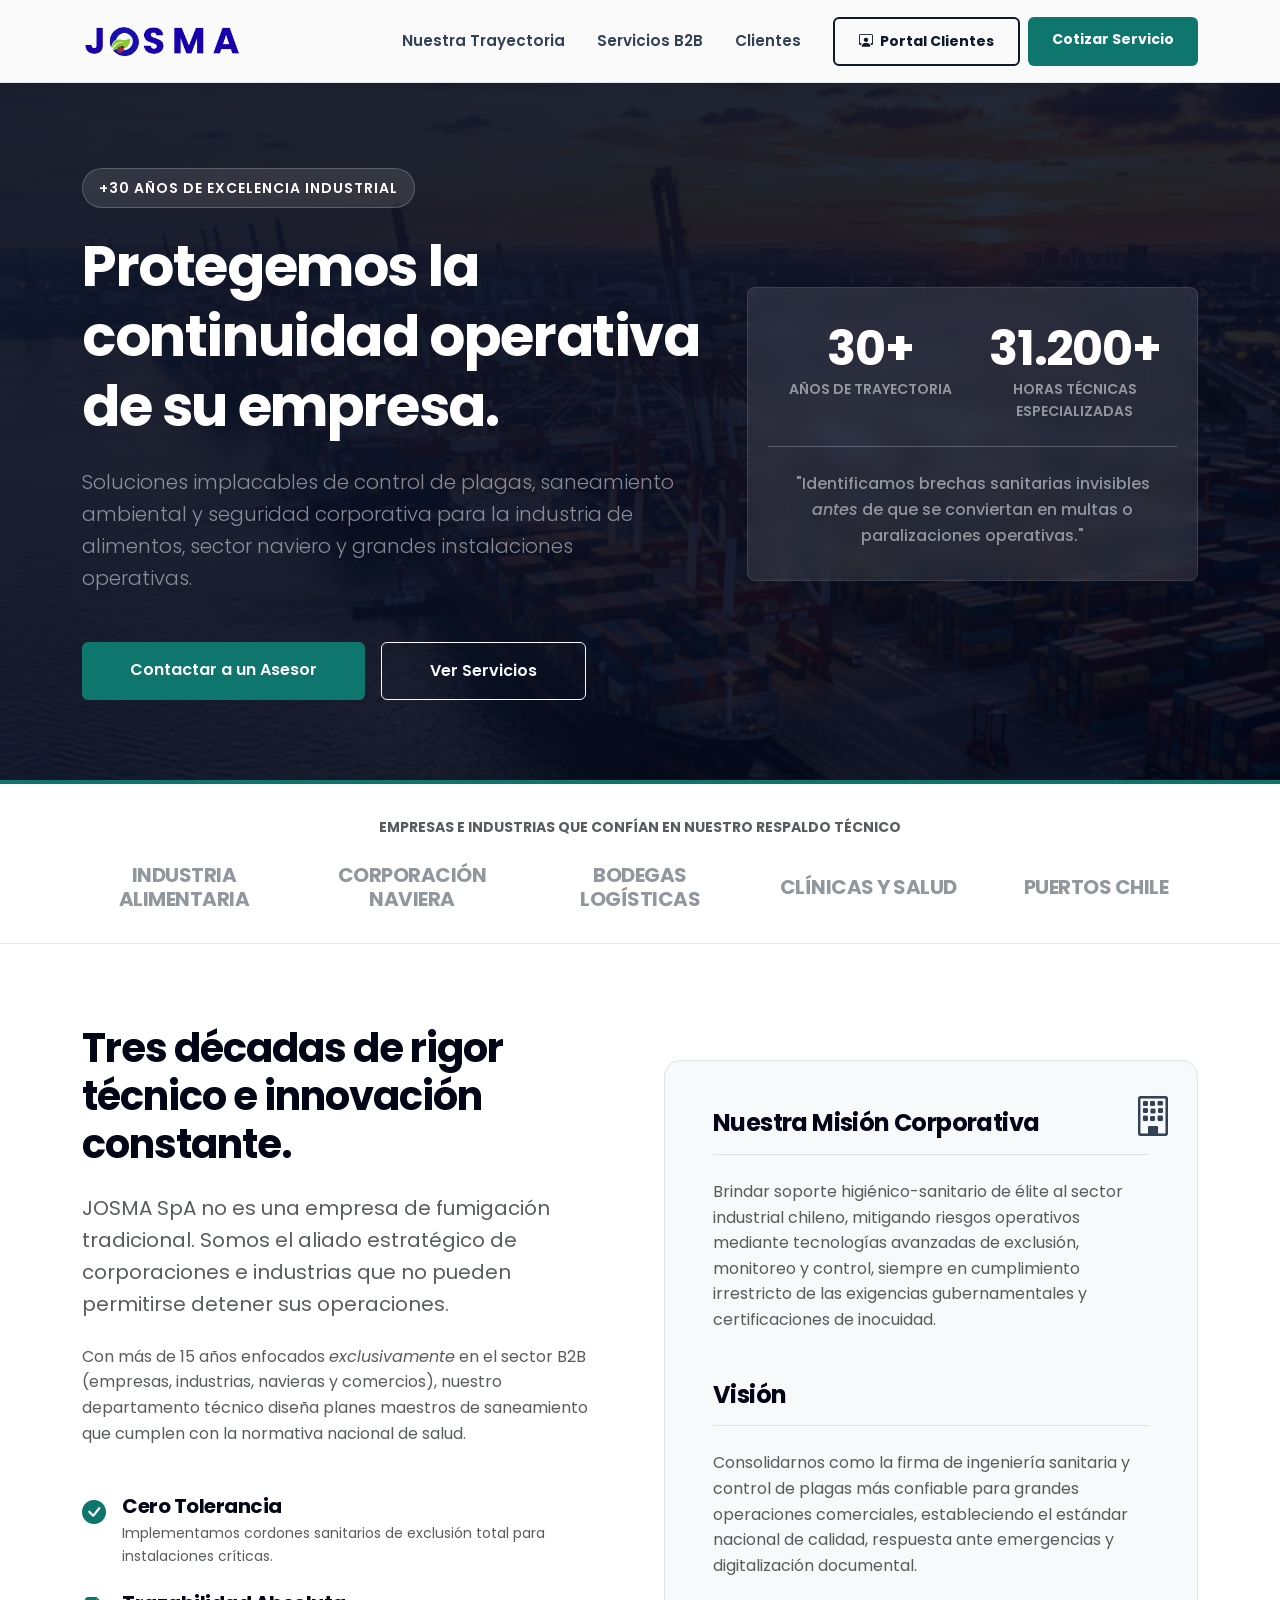
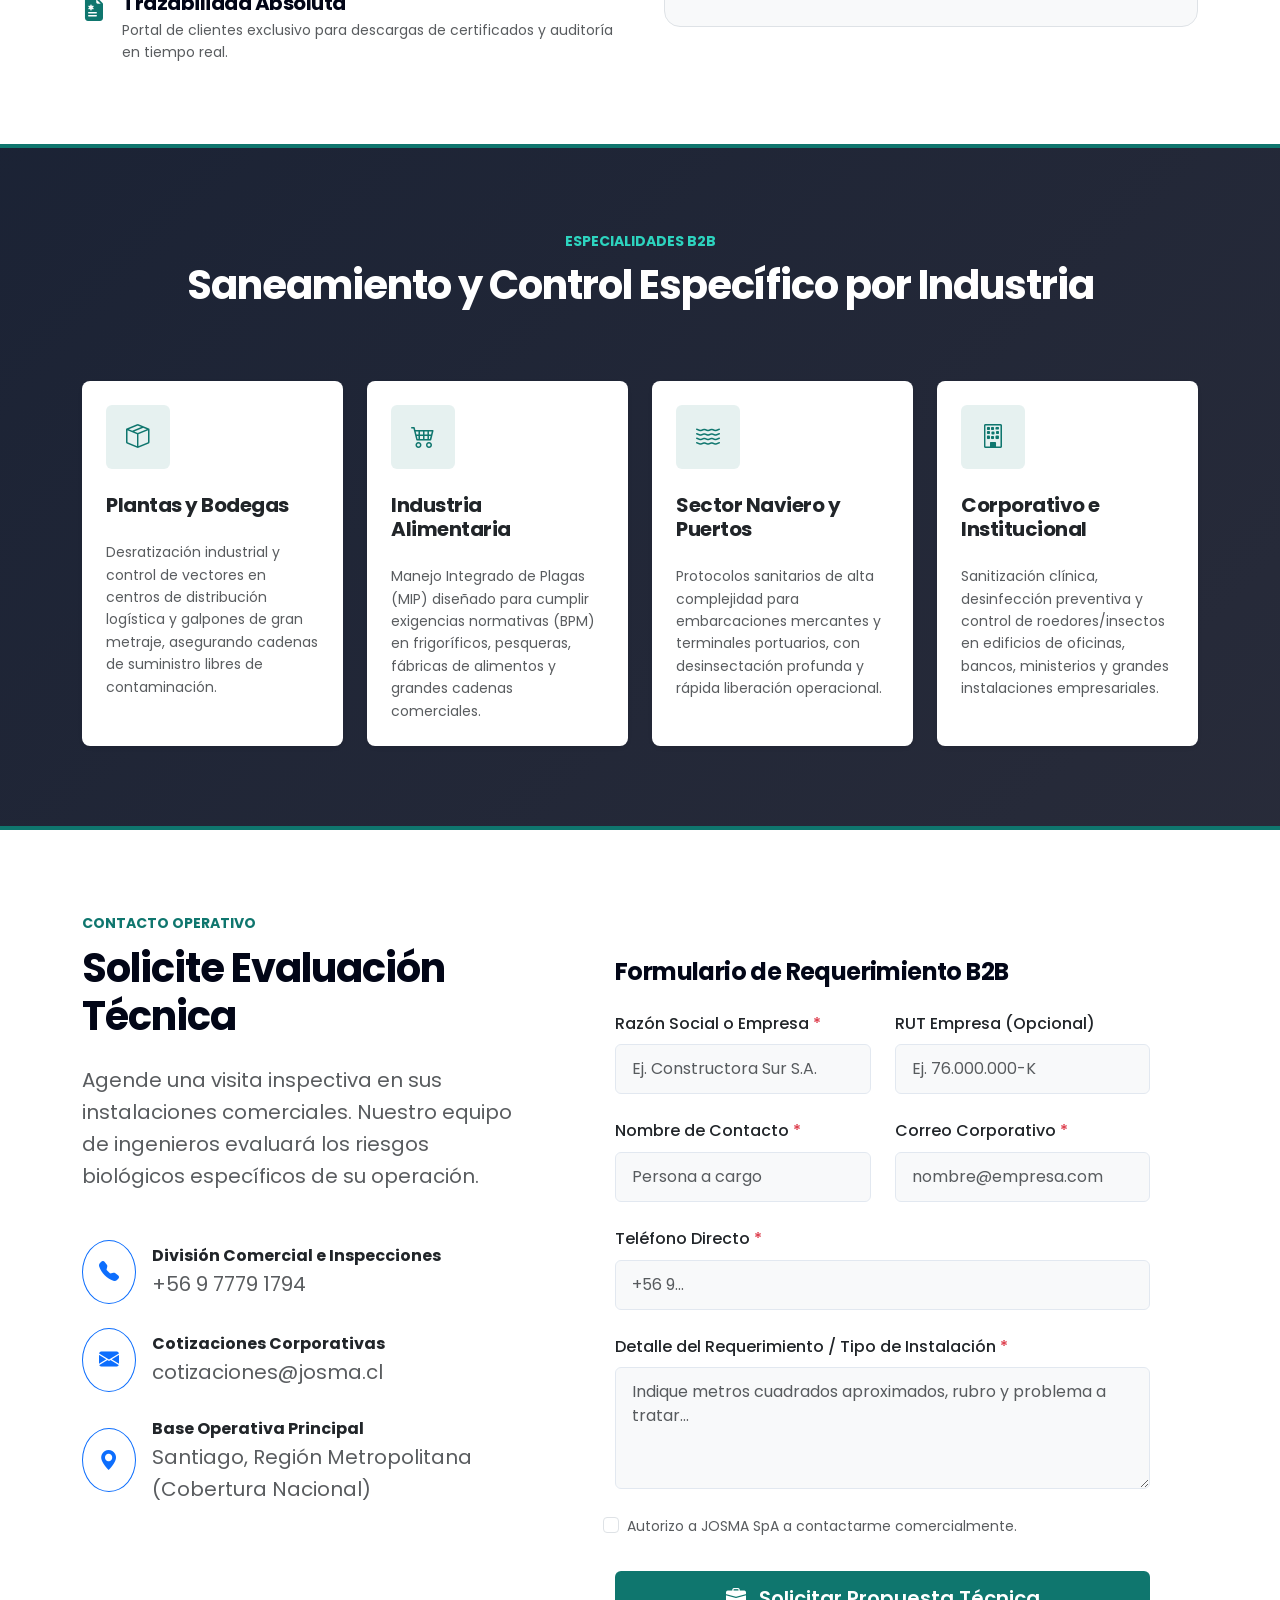
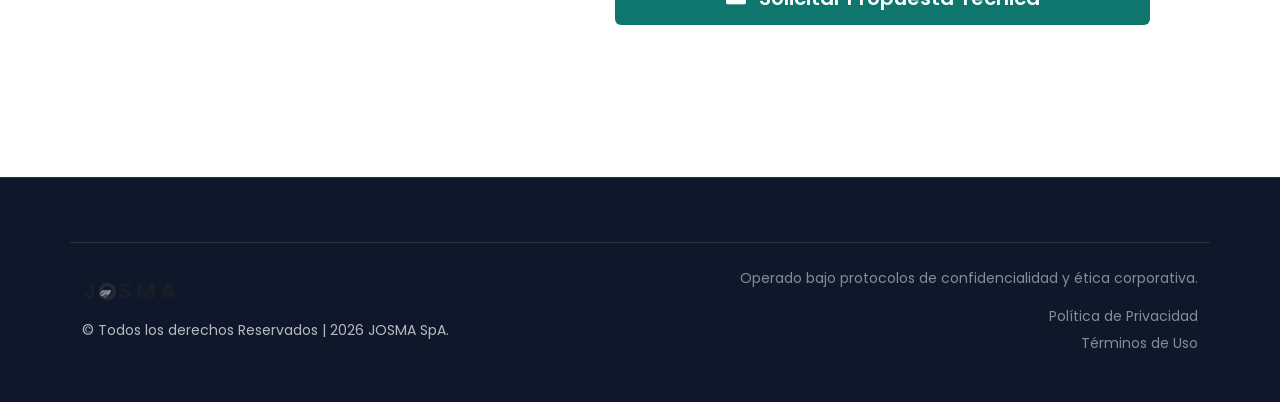
<file: index.html>
<!doctype html>
<html lang="es">

<head>
  <meta charset="utf-8" />
  <meta name="viewport" content="width=device-width, initial-scale=1" />
  <meta http-equiv="X-UA-Compatible" content="IE=edge" />
  <title>JOSMA SpA | Expertos en Control de Plagas Industrial y Corporativo</title>
  <meta name="description"
    content="JOSMA SpA: Más de 30 años liderando el control de plagas y saneamiento ambiental para la industria, sector naviero y corporativo en Chile." />
  <link rel="canonical" href="https://www.josma.cl/" />
  <link rel="preconnect" href="https://fonts.googleapis.com" crossorigin />
  <link rel="preconnect" href="https://fonts.gstatic.com" crossorigin />
  <link href="https://fonts.googleapis.com/css2?family=Poppins:wght@300;400;500;600;700;800&display=swap"
    rel="stylesheet" />
  <meta property="og:type" content="website" />
  <meta property="og:locale" content="es_CL" />
  <meta property="og:site_name" content="JOSMA SpA" />
  <meta property="og:title" content="JOSMA SpA | Soluciones Industriales en Control de Plagas" />
  <meta property="og:description"
    content="Protegiendo la continuidad operativa de empresas, navieras y plantas industriales por más de 30 años." />
  <meta property="og:image" content="https://www.josma.cl/assets/img/josma-logo-full.png" />
  <link href="https://cdn.jsdelivr.net/npm/bootstrap@5.3.3/dist/css/bootstrap.min.css" rel="stylesheet"
    integrity="sha384-QWTKZyjpPEjISv5WaRU9OFeRpok6YctnYmDr5pNlyT2bRjXh0JMhjY6hW+ALEwIH" crossorigin="anonymous" />
  <link href="https://cdn.jsdelivr.net/npm/bootstrap-icons@1.11.3/font/bootstrap-icons.css" rel="stylesheet"
    integrity="sha384-tViUnnbYAV00FLIhhi3v/dWt3Jxw4gZQcNoSCxCIFNJVCx7/D55/wXsrNIRANwdD" crossorigin="anonymous" />
  <link rel="stylesheet" href="assets/css/styles.css" />
  <link rel="icon" href="assets/img/favicon.png" type="image/png" />
  <link href="https://unpkg.com/aos@2.3.1/dist/aos.css" rel="stylesheet"
    integrity="sha384-/rJKQnzOkEo+daG0jMjU1IwwY9unxt1NBw3Ef2fmOJ3PW/TfAg2KXVoWwMZQZtw9" crossorigin="anonymous">
</head>

<body class="bg-body">
  <!-- Corporate Navbar -->
  <nav class="navbar navbar-expand-lg navbar-light bg-gradient-primary shadow-sm fixed-top py-3"
    aria-label="Menú principal">
    <div class="container">
      <a class="navbar-brand d-flex align-items-center gap-2" href="#top">
        <img class="brand-logo" src="assets/img/josma-logo-full.png" style="height: 40px; width: auto" alt="JOSMA SpA"
          loading="eager" />
      </a>
      <button class="navbar-toggler border-0" type="button" data-bs-toggle="collapse" data-bs-target="#nav"
        aria-controls="nav" aria-expanded="false" aria-label="Abrir menú">
        <span class="navbar-toggler-icon"></span>
      </button>
      <div class="collapse navbar-collapse" id="nav">
        <ul class="navbar-nav ms-auto align-items-lg-center">
          <li class="nav-item"><a class="nav-link px-3" href="#experiencia">Nuestra Trayectoria</a></li>
          <li class="nav-item"><a class="nav-link px-3" href="#servicios">Servicios B2B</a></li>
          <li class="nav-item"><a class="nav-link px-3" href="#clientes">Clientes</a></li>
          <li class="nav-item ms-lg-3 mt-3 mt-lg-0 d-flex gap-2">
            <a class="btn btn-outline-primary btn-sm fw-bold" href="https://app.josma.cl/login" target="_self">
              <i class="bi bi-person-workspace me-1"></i> Portal Clientes
            </a>
            <a class="btn btn-cta btn-sm fw-bold px-4" href="#contacto">Cotizar Servicio</a>
          </li>
        </ul>
      </div>
    </div>
  </nav>

  <!-- Industrial Hero Section -->
  <header id="top" class="hero">
    <div class="hero-slideshow" id="heroSlideshow">
      <div class="hero-slide active" style="background-image: url('assets/img/hero/port.png')"></div>
      <div class="hero-slide" style="background-image: url('assets/img/hero/mining.png')"></div>
      <div class="hero-slide" style="background-image: url('assets/img/hero/industry.png')"></div>
      <div class="hero-overlay"></div>
    </div>
    <div class="container position-relative z-1">
      <div class="row align-items-center min-vh-75 mt-5">
        <div class="col-lg-8 col-xl-7" data-aos="fade-up">
          <div class="badge-30">
            +30 Años de Excelencia Industrial
          </div>
          <h1 class="display-4 fw-bolder lh-sm mb-4 text-white">
            Protegemos la continuidad operativa de su empresa.
          </h1>
          <p class="lead mb-5 fs-5 text-white-50 pe-lg-5">
            Soluciones implacables de control de plagas, saneamiento ambiental y seguridad corporativa para la industria
            de alimentos, sector naviero y grandes instalaciones operativas.
          </p>
          <div class="d-flex flex-column flex-sm-row gap-3">
            <a href="#contacto" class="btn btn-cta btn-lg px-5 py-3 fs-6">Contactar a un Asesor</a>
            <a href="#servicios" class="btn btn-outline-light btn-lg px-5 py-3 fs-6">Ver Servicios</a>
          </div>
        </div>

        <div class="col-lg-4 col-xl-5 mt-5 mt-lg-0 d-none d-lg-block" data-aos="fade-left" data-aos-delay="200">
          <div class="hero-stats text-center">
            <div class="row g-4">
              <div class="col-6">
                <h3 class="display-5 fw-bold text-white mb-0">30+</h3>
                <div class="small text-uppercase text-white-50 fw-semibold tracking-wider">Años de trayectoria</div>
              </div>
              <div class="col-6">
                <h3 class="display-5 fw-bold text-white mb-0">31.200+</h3>
                <div class="small text-uppercase text-white-50 fw-semibold tracking-wider">Horas Técnicas Especializadas
                </div>
              </div>
              <div class="col-12 border-top border-light border-opacity-25 pt-4 mt-4">
                <p class="mb-0 fw-medium text-white-50">&quot;Identificamos brechas
                  sanitarias invisibles <em>antes</em> de que se conviertan en multas o paralizaciones operativas.&quot;
                </p>
              </div>
            </div>
          </div>
        </div>
      </div>
    </div>
  </header>

  <!-- Client Trust Ribbon -->
  <div id="clientes" class="trust-ribbon">
    <div class="container text-center">
      <p class="text-uppercase text-muted fw-bold mb-4 small letter-spacing-2">Empresas e industrias que confían en
        nuestro respaldo técnico</p>
      <div class="row row-cols-2 row-cols-md-4 row-cols-lg-5 align-items-center justify-content-center opacity-75 g-4">
        <!-- Placeholder Logos - User will provide actual ones later -->
        <div class="col">
          <h5 class="text-secondary mb-0 fw-bold">INDUSTRIA ALIMENTARIA</h5>
        </div>
        <div class="col">
          <h5 class="text-secondary mb-0 fw-bold">CORPORACIÓN NAVIERA</h5>
        </div>
        <div class="col">
          <h5 class="text-secondary mb-0 fw-bold">BODEGAS LOGÍSTICAS</h5>
        </div>
        <div class="col">
          <h5 class="text-secondary mb-0 fw-bold">CLÍNICAS Y SALUD</h5>
        </div>
        <div class="col d-none d-lg-block">
          <h5 class="text-secondary mb-0 fw-bold">PUERTOS CHILE</h5>
        </div>
      </div>
    </div>
  </div>

  <!-- Corporate Experience Section -->
  <section id="experiencia" class="py-6 bg-section">
    <div class="container">
      <div class="row g-5 align-items-center">
        <div class="col-lg-6" data-aos="fade-right">
          <h2 class="display-6 fw-bold mb-4">Tres décadas de rigor técnico e innovación constante.</h2>
          <p class="text-body-secondary fs-5 mb-4">
            JOSMA SpA no es una empresa de fumigación tradicional. Somos el aliado estratégico de corporaciones e
            industrias que no pueden permitirse detener sus operaciones.
          </p>
          <p class="text-body-secondary mb-4">
            Con más de 15 años enfocados <em>exclusivamente</em> en el sector B2B (empresas, industrias,
            navieras y comercios), nuestro departamento técnico diseña planes maestros de saneamiento que cumplen con
            la normativa nacional de salud.
          </p>

          <div class="d-flex align-items-start gap-3 mt-5">
            <i class="bi bi-check-circle-fill text-accent fs-4"></i>
            <div>
              <h5 class="fw-bold mb-1">Cero Tolerancia</h5>
              <p class="text-body-secondary small mb-0">Implementamos cordones sanitarios de exclusión total para
                instalaciones críticas.</p>
            </div>
          </div>
          <div class="d-flex align-items-start gap-3 mt-4">
            <i class="bi bi-file-earmark-medical-fill text-accent fs-4"></i>
            <div>
              <h5 class="fw-bold mb-1">Trazabilidad Absoluta</h5>
              <p class="text-body-secondary small mb-0">Portal de clientes exclusivo para descargas de certificados y
                auditoría en tiempo real.</p>
            </div>
          </div>
        </div>
        <div class="col-lg-6" data-aos="fade-left">
          <div class="p-5 rounded-4 bg-light border border-slate-200 position-relative">
            <div class="position-absolute top-0 end-0 p-4 opacity-10">
              <i class="bi bi-building fs-1"></i>
            </div>
            <h4 class="fw-bold mb-4 border-bottom pb-3">Nuestra Misión Corporativa</h4>
            <p class="text-body-secondary mb-5">
              Brindar soporte higiénico-sanitario de élite al sector industrial chileno, mitigando riesgos operativos
              mediante tecnologías avanzadas de exclusión, monitoreo y control, siempre en cumplimiento irrestricto de
              las exigencias gubernamentales y certificaciones de inocuidad.
            </p>

            <h4 class="fw-bold mb-4 border-bottom pb-3">Visión</h4>
            <p class="text-body-secondary mb-0">
              Consolidarnos como la firma de ingeniería sanitaria y control de plagas más confiable para grandes
              operaciones comerciales, estableciendo el estándar nacional de calidad, respuesta ante emergencias y
              digitalización documental.
            </p>
          </div>
        </div>
      </div>
    </div>
  </section>

  <!-- Services Section -->
  <section id="servicios" class="py-6 position-relative z-1 overflow-hidden"
    style="border-top: 4px solid var(--accent); border-bottom: 4px solid var(--accent);">
    <!-- Parallax Background Slideshow -->
    <div class="hero-slideshow">
      <div class="hero-slide active" style="background-image: url('assets/img/hero/port.png')"></div>
      <div class="hero-slide" style="background-image: url('assets/img/hero/mining.png')"></div>
      <div class="hero-slide" style="background-image: url('assets/img/hero/industry.png')"></div>
      <div class="hero-overlay"></div>
    </div>

    <div class="container position-relative z-1">
      <div class="text-center max-w-3xl mx-auto mb-5 pb-3">
        <span class="fw-bold text-uppercase tracking-wider small" style="color: #2dd4bf;">Especialidades B2B</span>
        <h2 class="display-6 fw-bold mt-2 text-white">Saneamiento y Control Específico por Industria</h2>
      </div>

      <div class="row g-4">
        <!-- Industria y Bodegas -->
        <div class="col-md-6 col-lg-3" data-aos="fade-up" data-aos-delay="100">
          <div class="card h-100 p-4 border-0 shadow-sm">
            <div class="icon-square"><i class="bi bi-box-seam"></i></div>
            <h4 class="fw-bold h5">Plantas y Bodegas</h4>
            <p class="text-body-secondary small mt-3 mb-0">
              Desratización industrial y control de vectores en centros de distribución logística y galpones de gran
              metraje, asegurando cadenas de suministro libres de contaminación.
            </p>
          </div>
        </div>

        <!-- Industria Alimentaria -->
        <div class="col-md-6 col-lg-3" data-aos="fade-up" data-aos-delay="200">
          <div class="card h-100 p-4 border-0 shadow-sm">
            <div class="icon-square"><i class="bi bi-cart4"></i></div>
            <h4 class="fw-bold h5">Industria Alimentaria</h4>
            <p class="text-body-secondary small mt-3 mb-0">
              Manejo Integrado de Plagas (MIP) diseñado para cumplir exigencias normativas (BPM) en frigoríficos,
              pesqueras, fábricas de alimentos y grandes cadenas comerciales.
            </p>
          </div>
        </div>

        <!-- Sector Naviero -->
        <div class="col-md-6 col-lg-3" data-aos="fade-up" data-aos-delay="300">
          <div class="card h-100 p-4 border-0 shadow-sm">
            <div class="icon-square"><i class="bi bi-water"></i></div>
            <h4 class="fw-bold h5">Sector Naviero y Puertos</h4>
            <p class="text-body-secondary small mt-3 mb-0">
              Protocolos sanitarios de alta complejidad para embarcaciones mercantes y terminales portuarios, con
              desinsectación profunda y rápida liberación operacional.
            </p>
          </div>
        </div>

        <!-- Corporativo y Oficinas -->
        <div class="col-md-6 col-lg-3" data-aos="fade-up" data-aos-delay="400">
          <div class="card h-100 p-4 border-0 shadow-sm">
            <div class="icon-square"><i class="bi bi-building"></i></div>
            <h4 class="fw-bold h5">Corporativo e Institucional</h4>
            <p class="text-body-secondary small mt-3 mb-0">
              Sanitización clínica, desinfección preventiva y control de roedores/insectos en edificios de oficinas,
              bancos, ministerios y grandes instalaciones empresariales.
            </p>
          </div>
        </div>
      </div>
    </div>
  </section>

  <!-- B2B Contact Section -->
  <section id="contacto" class="py-6 bg-section">
    <div class="container">
      <div class="row g-5">
        <div class="col-lg-5">
          <span class="text-accent fw-bold text-uppercase tracking-wider small">Contacto Operativo</span>
          <h2 class="display-6 fw-bold mt-2 mb-4">Solicite Evaluación Técnica</h2>
          <p class="text-body-secondary fs-5 mb-5">
            Agende una visita inspectiva en sus instalaciones comerciales. Nuestro equipo de ingenieros evaluará los
            riesgos biológicos específicos de su operación.
          </p>

          <div class="d-flex flex-column gap-4">
            <div class="d-flex align-items-center gap-3">
              <div class="btn btn-outline-light text-primary border-primary rounded-circle p-3"><i
                  class="bi bi-telephone-fill fs-5"></i></div>
              <div><strong class="text-dark">División Comercial e Inspecciones</strong><br><a href="tel:+56977791794"
                  class="text-decoration-none text-body-secondary fs-5">+56 9 7779 1794</a></div>
            </div>
            <div class="d-flex align-items-center gap-3">
              <div class="btn btn-outline-light text-primary border-primary rounded-circle p-3"><i
                  class="bi bi-envelope-fill fs-5"></i></div>
              <div><strong class="text-dark">Cotizaciones Corporativas</strong><br><a
                  href="mailto:cotizaciones@josma.cl"
                  class="text-decoration-none text-body-secondary fs-5">cotizaciones@josma.cl</a></div>
            </div>
            <div class="d-flex align-items-center gap-3">
              <div class="btn btn-outline-light text-primary border-primary rounded-circle p-3"><i
                  class="bi bi-geo-alt-fill fs-5"></i></div>
              <div><strong class="text-dark">Base Operativa Principal</strong><br><span
                  class="text-body-secondary fs-5">Santiago, Región Metropolitana (Cobertura Nacional)</span></div>
            </div>
          </div>
        </div>

        <div class="col-lg-7">
          <div class="card shadow-md border-0 p-4 p-md-5">
            <form id="contactForm" novalidate>
              <input type="hidden" id="csrfToken" name="csrf_token" value="" />
              <input type="hidden" id="formLoadTime" name="form_load_time" value="" />
              <h4 class="fw-bold mb-4">Formulario de Requerimiento B2B</h4>
              <div class="row g-4">
                <div class="col-md-6">
                  <label for="company" class="form-label fw-medium text-dark">Razón Social o Empresa <span
                      class="text-danger">*</span></label>
                  <input type="text" class="form-control bg-light" id="company" name="company" required
                    placeholder="Ej. Constructora Sur S.A." />
                  <div class="invalid-feedback">Indique el nombre de su empresa.</div>
                </div>
                <div class="col-md-6">
                  <label for="rut" class="form-label fw-medium text-dark">RUT Empresa (Opcional)</label>
                  <input type="text" class="form-control bg-light" id="rut" name="rut" placeholder="Ej. 76.000.000-K" />
                </div>
                <div class="col-md-6">
                  <label for="name" class="form-label fw-medium text-dark">Nombre de Contacto <span
                      class="text-danger">*</span></label>
                  <input type="text" class="form-control bg-light" id="name" name="name" required
                    placeholder="Persona a cargo" />
                  <div class="invalid-feedback">Indique el contacto.</div>
                </div>
                <div class="col-md-6">
                  <label for="email" class="form-label fw-medium text-dark">Correo Corporativo <span
                      class="text-danger">*</span></label>
                  <input type="email" class="form-control bg-light" id="email" name="email" required
                    placeholder="nombre@empresa.com" />
                  <div class="invalid-feedback">Correo inválido.</div>
                </div>
                <div class="col-md-12">
                  <label for="phone" class="form-label fw-medium text-dark">Teléfono Directo <span
                      class="text-danger">*</span></label>
                  <input type="tel" class="form-control bg-light" id="phone" name="phone" required
                    placeholder="+56 9..." />
                </div>
                <div class="col-12">
                  <label for="message" class="form-label fw-medium text-dark">Detalle del Requerimiento / Tipo de
                    Instalación <span class="text-danger">*</span></label>
                  <textarea class="form-control bg-light" id="message" name="message" rows="4" required
                    placeholder="Indique metros cuadrados aproximados, rubro y problema a tratar..."></textarea>
                  <div class="invalid-feedback">Por favor detalle su solicitud técnica.</div>
                </div>
                <div class="d-none">
                  <label for="website">No completar</label>
                  <input type="text" id="website" name="website" tabindex="-1" autocomplete="off" />
                </div>
                <div class="col-12 form-check mb-2">
                  <input class="form-check-input" type="checkbox" value="1" id="consent" name="consent" required />
                  <label class="form-check-label small text-body-secondary" for="consent">
                    Autorizo a JOSMA SpA a contactarme comercialmente.
                  </label>
                  <div class="invalid-feedback">Debe aceptar el contacto.</div>
                </div>
                <div class="col-12">
                  <button type="submit" class="btn btn-cta btn-lg w-100" id="submitBtn">
                    <span class="default-label"><i class="bi bi-briefcase-fill me-2"></i> Solicitar Propuesta
                      Técnica</span>
                    <span class="loading-label d-none"><i class="bi bi-arrow-repeat"></i> Procesando solicitud…</span>
                  </button>
                </div>
                <div class="col-12">
                  <div id="formAlert" class="alert d-none mt-3 mb-0" role="alert"></div>
                </div>
              </div>
            </form>
          </div>
        </div>
      </div>
    </div>
  </section>

  <footer class="py-5">
    <div class="container border-top border-light border-opacity-10 pt-4 mt-3">
      <div class="row align-items-center">
        <div class="col-md-6 text-center text-md-start mb-3 mb-md-0">
          <img src="assets/img/josma-logo-full.png"
            style="height: 24px; filter: grayscale(100%) brightness(200%); opacity: 0.5" alt="JOSMA SpA" class="mb-3">
          <p class="small mb-0">© Todos los derechos Reservados | <span id="year"></span> JOSMA SpA.</p>
        </div>
        <div class="col-md-6 text-center text-md-end text-white-50 small">
          <p class="mb-3">Operado bajo protocolos de confidencialidad y ética corporativa.</p>
          <a href="terminos.html#privacidad" class="d-block text-white-50 text-decoration-none mb-1" id="privacyLink">Política de Privacidad</a>
          <a href="terminos.html" class="d-block text-white-50 text-decoration-none" id="termsLink">Términos de Uso</a>
        </div>
      </div>
    </div>
  </footer>

  <script src="https://cdn.jsdelivr.net/npm/bootstrap@5.3.3/dist/js/bootstrap.bundle.min.js" defer
    integrity="sha384-YvpcrYf0tY3lHB60NNkmXc5s9fDVZLESaAA55NDzOxhy9GkcIdslK1eN7N6jIeHz" crossorigin="anonymous"></script>
  <script src="assets/js/main.js" defer></script>
  <script src="https://unpkg.com/aos@2.3.1/dist/aos.js"
    integrity="sha384-wziAfh6b/qT+3LrqebF9WeK4+J5sehS6FA10J1t3a866kJ/fvU5UwofWnQyzLtwu" crossorigin="anonymous"></script>
  <script>
    AOS.init({
      duration: 800,
      once: true,
      offset: 50
    });
  </script>
</body>

</html>
</file>
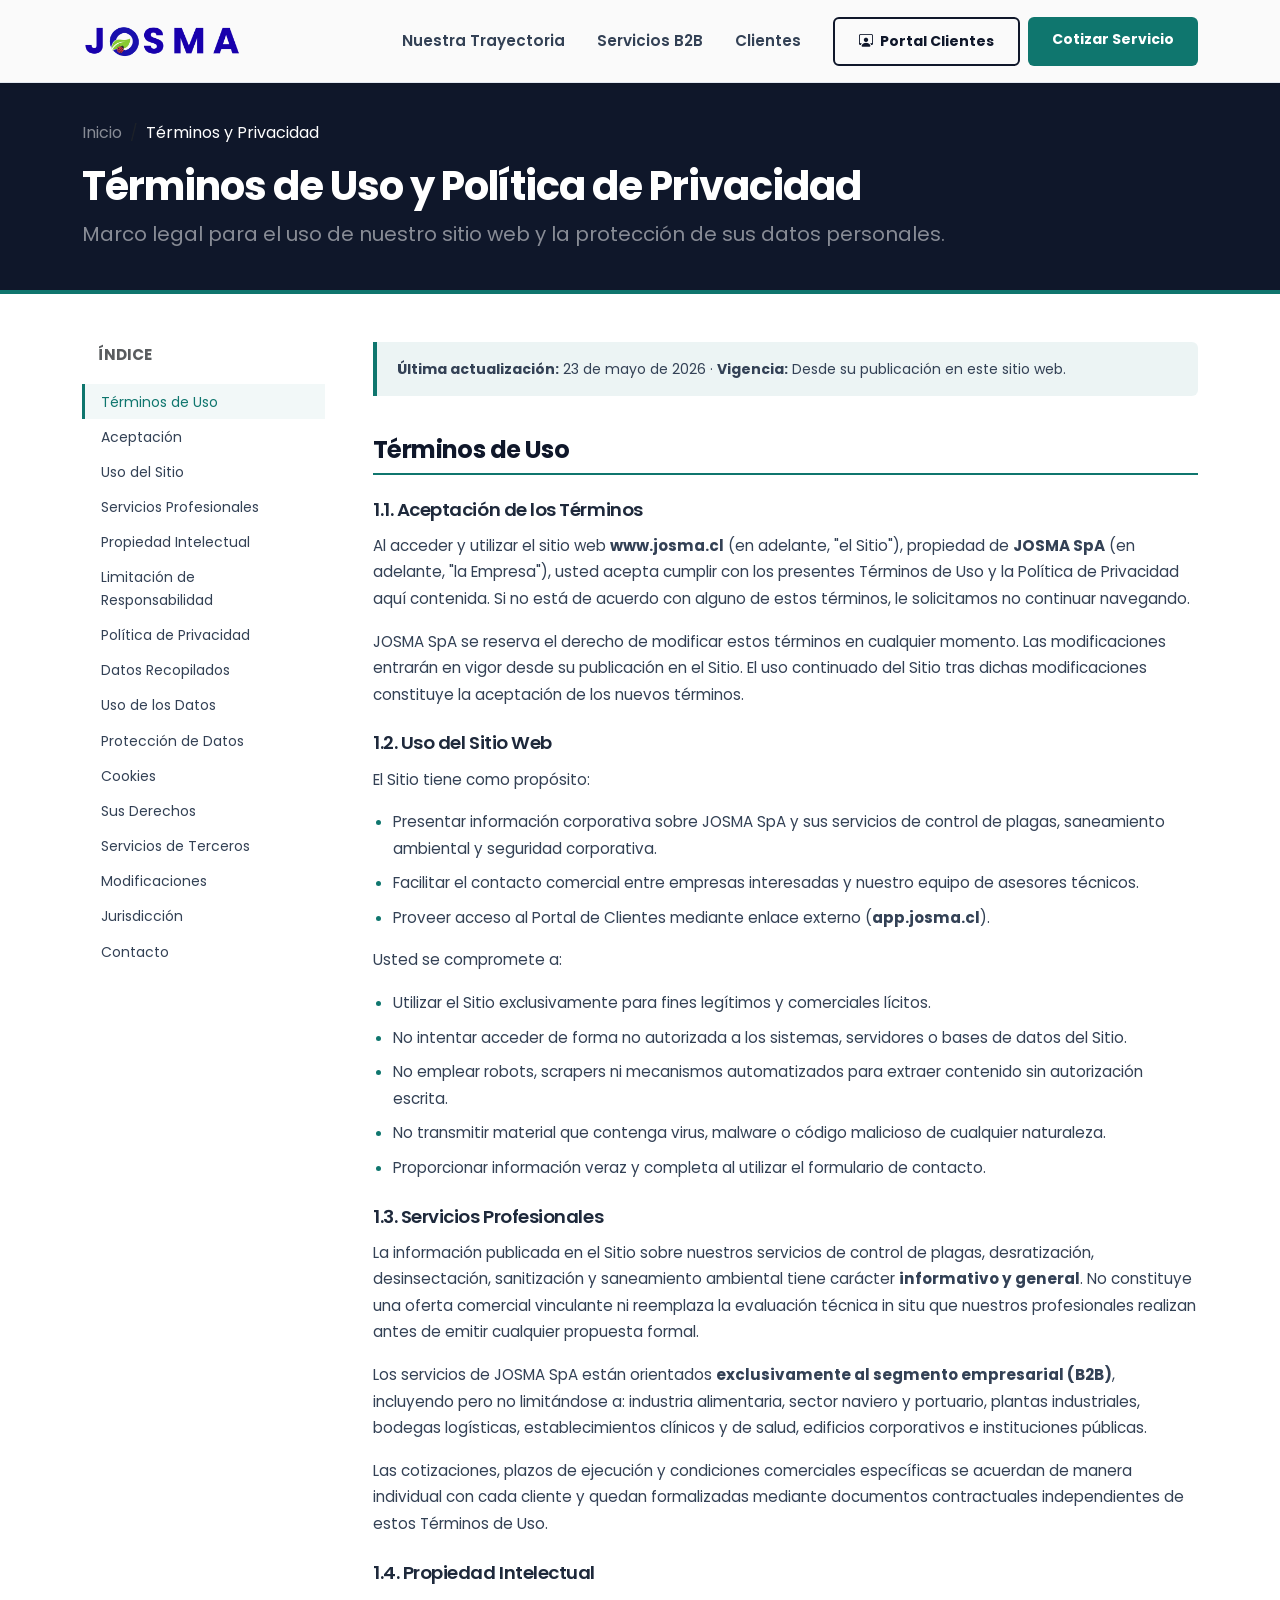
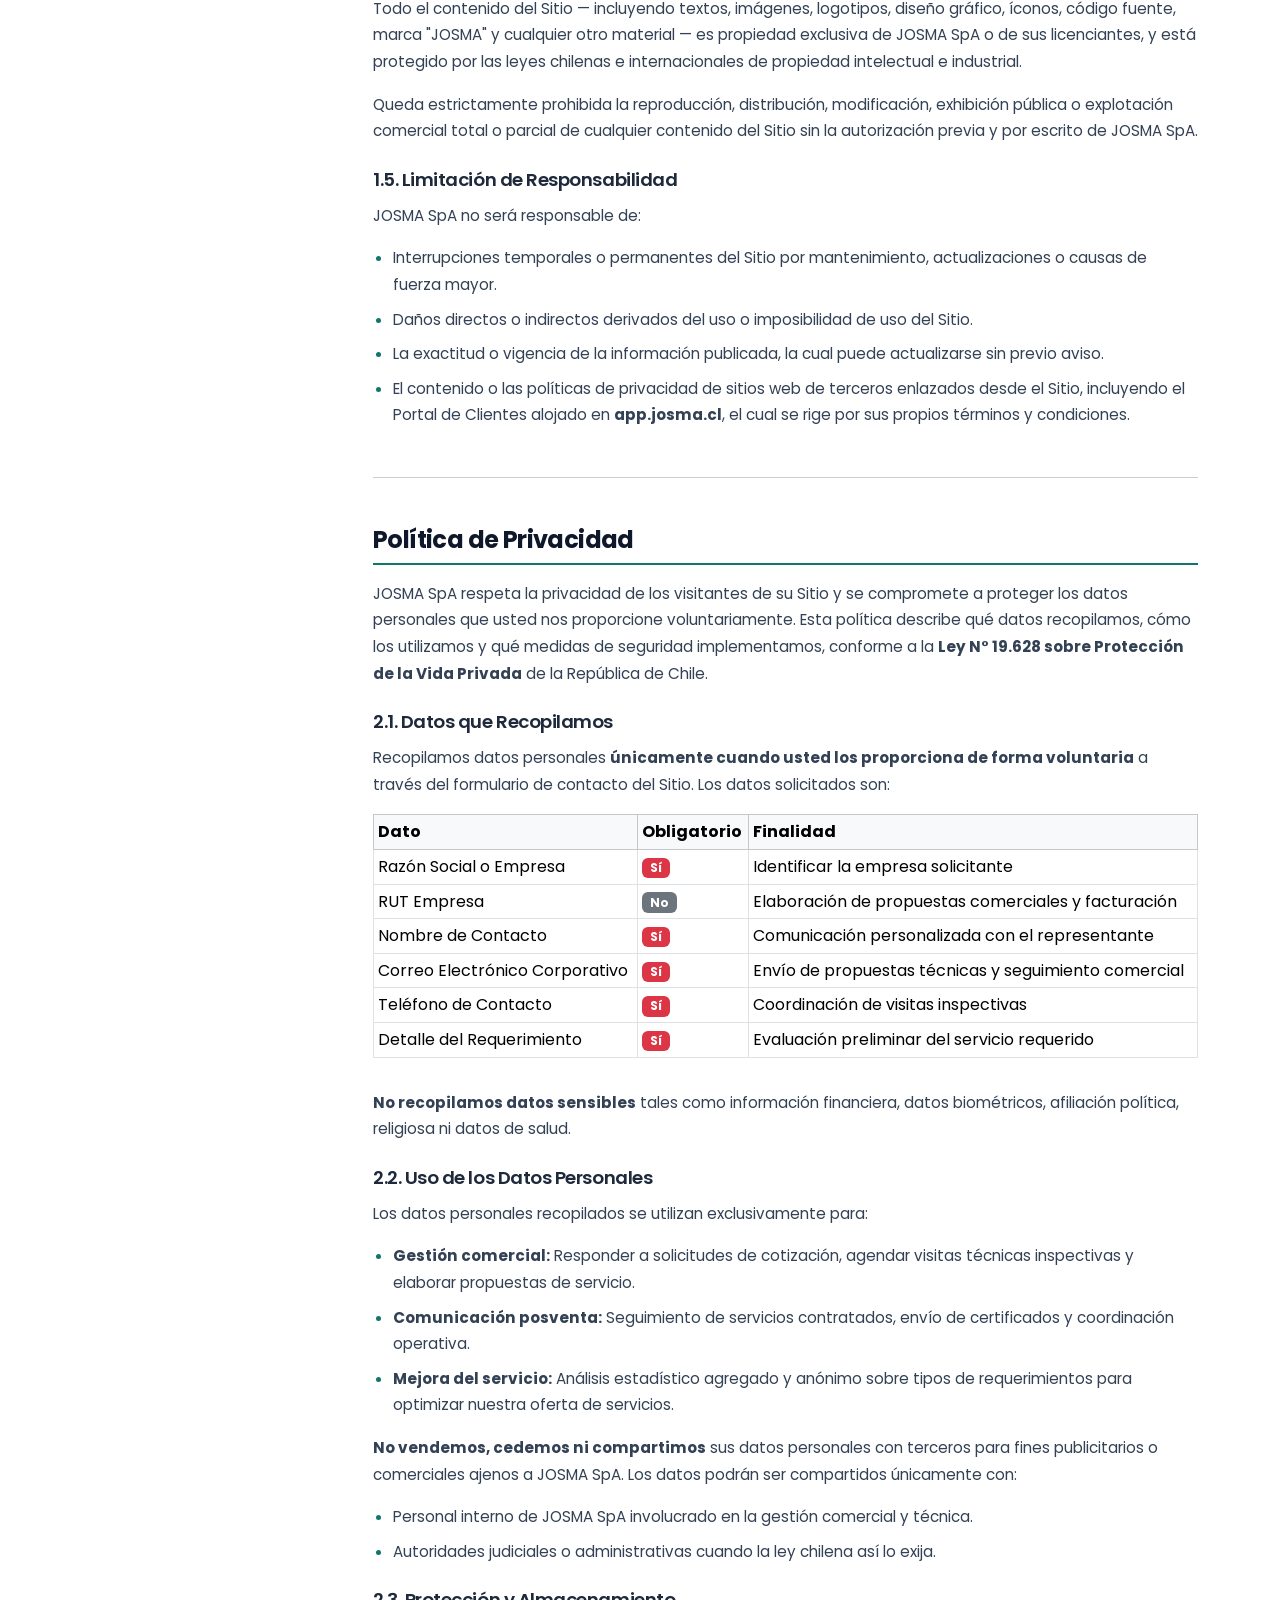
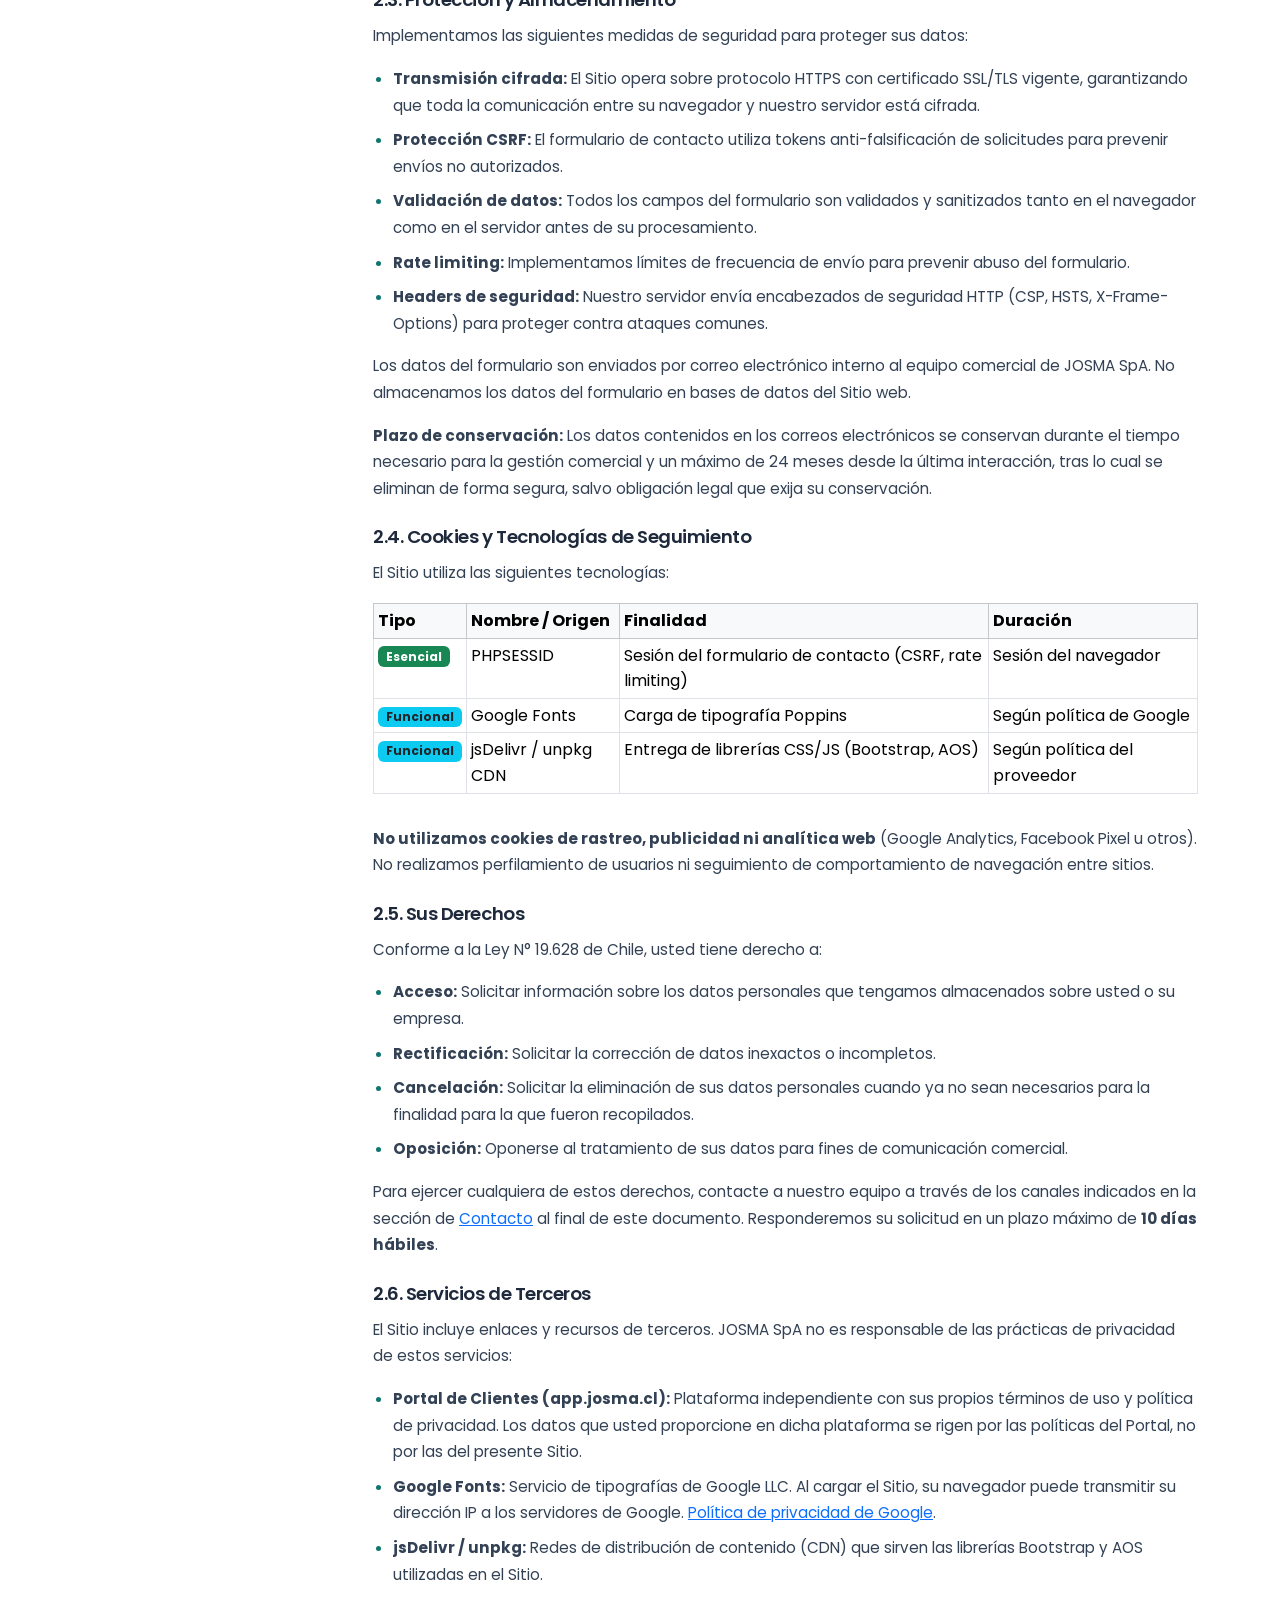
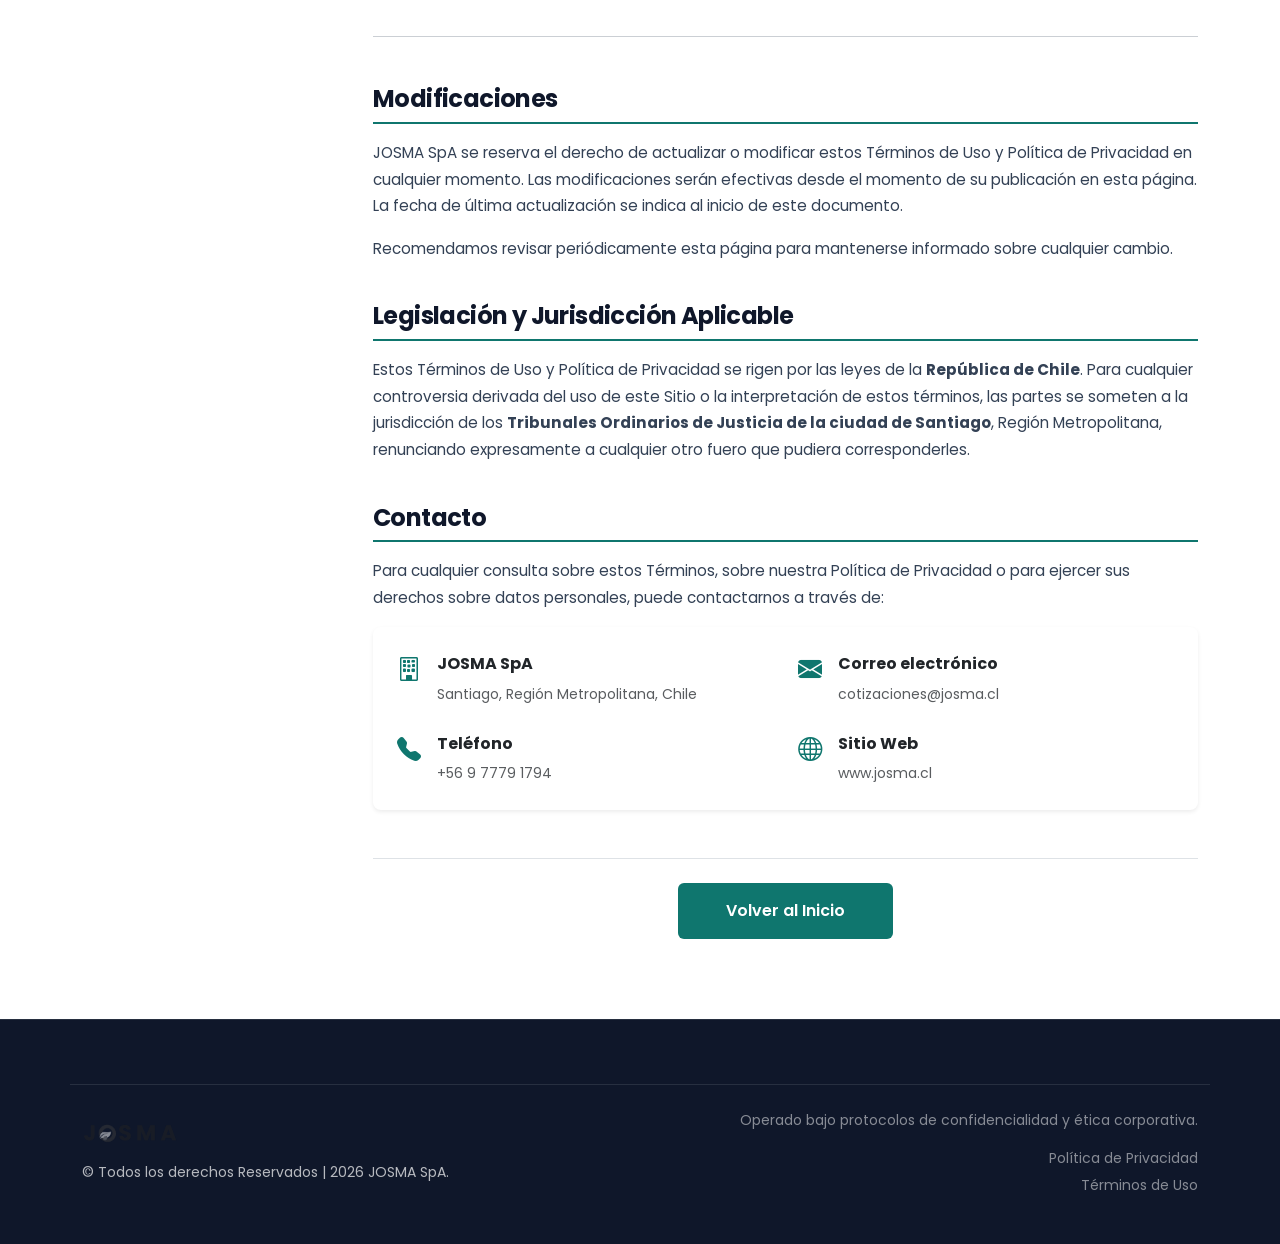
<file: terminos.html>
<!doctype html>
<html lang="es">

<head>
  <meta charset="utf-8" />
  <meta name="viewport" content="width=device-width, initial-scale=1" />
  <meta http-equiv="X-UA-Compatible" content="IE=edge" />
  <title>Términos de Uso y Política de Privacidad | JOSMA SpA</title>
  <meta name="description"
    content="Términos y condiciones de uso del sitio web de JOSMA SpA, incluyendo nuestra política de privacidad y protección de datos personales." />
  <link rel="canonical" href="https://www.josma.cl/terminos.html" />
  <link rel="preconnect" href="https://fonts.googleapis.com" crossorigin />
  <link rel="preconnect" href="https://fonts.gstatic.com" crossorigin />
  <link href="https://fonts.googleapis.com/css2?family=Poppins:wght@300;400;500;600;700;800&display=swap"
    rel="stylesheet" />
  <meta property="og:type" content="website" />
  <meta property="og:locale" content="es_CL" />
  <meta property="og:site_name" content="JOSMA SpA" />
  <meta property="og:title" content="Términos de Uso y Política de Privacidad | JOSMA SpA" />
  <meta property="og:description"
    content="Términos y condiciones de uso del sitio web de JOSMA SpA." />
  <link href="https://cdn.jsdelivr.net/npm/bootstrap@5.3.3/dist/css/bootstrap.min.css" rel="stylesheet"
    integrity="sha384-QWTKZyjpPEjISv5WaRU9OFeRpok6YctnYmDr5pNlyT2bRjXh0JMhjY6hW+ALEwIH" crossorigin="anonymous" />
  <link href="https://cdn.jsdelivr.net/npm/bootstrap-icons@1.11.3/font/bootstrap-icons.css" rel="stylesheet"
    integrity="sha384-tViUnnbYAV00FLIhhi3v/dWt3Jxw4gZQcNoSCxCIFNJVCx7/D55/wXsrNIRANwdD" crossorigin="anonymous" />
  <link rel="stylesheet" href="assets/css/styles.css" />
  <link rel="icon" href="assets/img/favicon.png" type="image/png" />

  <style>
    /* --- Estilos específicos de la página legal --- */
    .legal-hero {
      padding-top: 120px;
      padding-bottom: 40px;
      background: var(--primary);
      border-bottom: 4px solid var(--accent);
    }

    .legal-content {
      padding: 3rem 0 5rem;
    }

    .legal-content h2 {
      color: var(--primary);
      font-size: 1.5rem;
      font-weight: 700;
      margin-top: 2.5rem;
      margin-bottom: 1rem;
      padding-bottom: 0.5rem;
      border-bottom: 2px solid var(--accent);
    }

    .legal-content h3 {
      color: var(--primary-light);
      font-size: 1.15rem;
      font-weight: 600;
      margin-top: 1.5rem;
      margin-bottom: 0.75rem;
    }

    .legal-content p,
    .legal-content li {
      color: var(--body);
      font-size: 0.95rem;
      line-height: 1.75;
    }

    .legal-content ul {
      padding-left: 1.25rem;
    }

    .legal-content ul li {
      margin-bottom: 0.5rem;
    }

    .legal-content ul li::marker {
      color: var(--accent);
    }

    .legal-nav {
      position: sticky;
      top: 90px;
    }

    .legal-nav a {
      display: block;
      padding: 0.4rem 1rem;
      color: var(--body);
      text-decoration: none;
      font-size: 0.875rem;
      border-left: 3px solid transparent;
      transition: var(--transition);
    }

    .legal-nav a:hover,
    .legal-nav a.active {
      color: var(--accent);
      border-left-color: var(--accent);
      background: rgba(15, 118, 110, 0.05);
    }

    .last-updated {
      background: rgba(15, 118, 110, 0.08);
      border-left: 4px solid var(--accent);
      padding: 1rem 1.25rem;
      border-radius: 0 var(--radius-md) var(--radius-md) 0;
      font-size: 0.875rem;
      color: var(--body);
    }

    @media (max-width: 991.98px) {
      .legal-hero {
        padding-top: 90px;
        padding-bottom: 30px;
      }

      .legal-nav {
        position: static;
        margin-bottom: 2rem;
        padding: 1rem;
        background: var(--light);
        border-radius: var(--radius-md);
        border: 1px solid var(--border);
      }
    }
  </style>
</head>

<body class="bg-body">
  <!-- Navbar (consistente con index.html) -->
  <nav class="navbar navbar-expand-lg navbar-light bg-gradient-primary shadow-sm fixed-top py-3"
    aria-label="Menú principal">
    <div class="container">
      <a class="navbar-brand d-flex align-items-center gap-2" href="index.html">
        <img class="brand-logo" src="assets/img/josma-logo-full.png" style="height: 40px; width: auto" alt="JOSMA SpA"
          loading="eager" />
      </a>
      <button class="navbar-toggler border-0" type="button" data-bs-toggle="collapse" data-bs-target="#nav"
        aria-controls="nav" aria-expanded="false" aria-label="Abrir menú">
        <span class="navbar-toggler-icon"></span>
      </button>
      <div class="collapse navbar-collapse" id="nav">
        <ul class="navbar-nav ms-auto align-items-lg-center">
          <li class="nav-item"><a class="nav-link px-3" href="index.html#experiencia">Nuestra Trayectoria</a></li>
          <li class="nav-item"><a class="nav-link px-3" href="index.html#servicios">Servicios B2B</a></li>
          <li class="nav-item"><a class="nav-link px-3" href="index.html#clientes">Clientes</a></li>
          <li class="nav-item ms-lg-3 mt-3 mt-lg-0 d-flex gap-2">
            <a class="btn btn-outline-primary btn-sm fw-bold" href="https://app.josma.cl/login" target="_self">
              <i class="bi bi-person-workspace me-1"></i> Portal Clientes
            </a>
            <a class="btn btn-cta btn-sm fw-bold px-4" href="index.html#contacto">Cotizar Servicio</a>
          </li>
        </ul>
      </div>
    </div>
  </nav>

  <!-- Hero Legal -->
  <header class="legal-hero">
    <div class="container">
      <nav aria-label="breadcrumb">
        <ol class="breadcrumb mb-3">
          <li class="breadcrumb-item"><a href="index.html" class="text-white-50 text-decoration-none">Inicio</a></li>
          <li class="breadcrumb-item active text-white" aria-current="page">Términos y Privacidad</li>
        </ol>
      </nav>
      <h1 class="display-6 fw-bold text-white mb-2">Términos de Uso y Política de Privacidad</h1>
      <p class="text-white-50 mb-0 fs-5">Marco legal para el uso de nuestro sitio web y la protección de sus datos
        personales.</p>
    </div>
  </header>

  <!-- Contenido Legal -->
  <main class="legal-content">
    <div class="container">
      <div class="row g-5">

        <!-- Navegación lateral -->
        <div class="col-lg-3">
          <div class="legal-nav" id="legalNav">
            <p class="fw-bold text-uppercase small text-muted mb-3 px-3">Índice</p>
            <a href="#terminos">Términos de Uso</a>
            <a href="#aceptacion">Aceptación</a>
            <a href="#servicios-web">Uso del Sitio</a>
            <a href="#servicios-profesionales">Servicios Profesionales</a>
            <a href="#propiedad-intelectual">Propiedad Intelectual</a>
            <a href="#limitacion">Limitación de Responsabilidad</a>
            <a href="#privacidad">Política de Privacidad</a>
            <a href="#datos-recopilados">Datos Recopilados</a>
            <a href="#uso-datos">Uso de los Datos</a>
            <a href="#proteccion-datos">Protección de Datos</a>
            <a href="#cookies">Cookies</a>
            <a href="#derechos">Sus Derechos</a>
            <a href="#terceros">Servicios de Terceros</a>
            <a href="#modificaciones">Modificaciones</a>
            <a href="#jurisdiccion">Jurisdicción</a>
            <a href="#contacto-legal">Contacto</a>
          </div>
        </div>

        <!-- Contenido principal -->
        <div class="col-lg-9">

          <div class="last-updated mb-4">

            <strong>Última actualización:</strong> 23 de mayo de 2026 ·
            <strong>Vigencia:</strong> Desde su publicación en este sitio web.
          </div>

          <!-- ============================================================ -->
          <!-- SECCIÓN 1: TÉRMINOS DE USO -->
          <!-- ============================================================ -->

          <h2 id="terminos">Términos de Uso</h2>

          <h3 id="aceptacion">1.1. Aceptación de los Términos</h3>
          <p>
            Al acceder y utilizar el sitio web <strong>www.josma.cl</strong> (en adelante, "el Sitio"), propiedad de
            <strong>JOSMA SpA</strong> (en adelante, "la Empresa"), usted acepta cumplir con los presentes Términos
            de Uso y la Política de Privacidad aquí contenida. Si no está de acuerdo con alguno de estos términos,
            le solicitamos no continuar navegando.
          </p>
          <p>
            JOSMA SpA se reserva el derecho de modificar estos términos en cualquier momento. Las modificaciones
            entrarán en vigor desde su publicación en el Sitio. El uso continuado del Sitio tras dichas modificaciones
            constituye la aceptación de los nuevos términos.
          </p>

          <h3 id="servicios-web">1.2. Uso del Sitio Web</h3>
          <p>El Sitio tiene como propósito:</p>
          <ul>
            <li>Presentar información corporativa sobre JOSMA SpA y sus servicios de control de plagas, saneamiento
              ambiental y seguridad corporativa.</li>
            <li>Facilitar el contacto comercial entre empresas interesadas y nuestro equipo de asesores técnicos.</li>
            <li>Proveer acceso al Portal de Clientes mediante enlace externo (<strong>app.josma.cl</strong>).</li>
          </ul>
          <p>Usted se compromete a:</p>
          <ul>
            <li>Utilizar el Sitio exclusivamente para fines legítimos y comerciales lícitos.</li>
            <li>No intentar acceder de forma no autorizada a los sistemas, servidores o bases de datos del Sitio.</li>
            <li>No emplear robots, scrapers ni mecanismos automatizados para extraer contenido sin autorización
              escrita.</li>
            <li>No transmitir material que contenga virus, malware o código malicioso de cualquier naturaleza.</li>
            <li>Proporcionar información veraz y completa al utilizar el formulario de contacto.</li>
          </ul>

          <h3 id="servicios-profesionales">1.3. Servicios Profesionales</h3>
          <p>
            La información publicada en el Sitio sobre nuestros servicios de control de plagas, desratización,
            desinsectación, sanitización y saneamiento ambiental tiene carácter <strong>informativo y general</strong>.
            No constituye una oferta comercial vinculante ni reemplaza la evaluación técnica in situ que nuestros
            profesionales realizan antes de emitir cualquier propuesta formal.
          </p>
          <p>
            Los servicios de JOSMA SpA están orientados <strong>exclusivamente al segmento empresarial (B2B)</strong>,
            incluyendo pero no limitándose a: industria alimentaria, sector naviero y portuario, plantas industriales,
            bodegas logísticas, establecimientos clínicos y de salud, edificios corporativos e instituciones públicas.
          </p>
          <p>
            Las cotizaciones, plazos de ejecución y condiciones comerciales específicas se acuerdan de manera
            individual con cada cliente y quedan formalizadas mediante documentos contractuales independientes de estos
            Términos de Uso.
          </p>

          <h3 id="propiedad-intelectual">1.4. Propiedad Intelectual</h3>
          <p>
            Todo el contenido del Sitio — incluyendo textos, imágenes, logotipos, diseño gráfico, íconos, código
            fuente, marca "JOSMA" y cualquier otro material — es propiedad exclusiva de JOSMA SpA o de sus
            licenciantes, y está protegido por las leyes chilenas e internacionales de propiedad intelectual e
            industrial.
          </p>
          <p>
            Queda estrictamente prohibida la reproducción, distribución, modificación, exhibición pública o
            explotación comercial total o parcial de cualquier contenido del Sitio sin la autorización previa y por
            escrito de JOSMA SpA.
          </p>

          <h3 id="limitacion">1.5. Limitación de Responsabilidad</h3>
          <p>JOSMA SpA no será responsable de:</p>
          <ul>
            <li>Interrupciones temporales o permanentes del Sitio por mantenimiento, actualizaciones o causas de fuerza
              mayor.</li>
            <li>Daños directos o indirectos derivados del uso o imposibilidad de uso del Sitio.</li>
            <li>La exactitud o vigencia de la información publicada, la cual puede actualizarse sin previo aviso.</li>
            <li>El contenido o las políticas de privacidad de sitios web de terceros enlazados desde el Sitio,
              incluyendo el Portal de Clientes alojado en <strong>app.josma.cl</strong>, el cual se rige por sus
              propios términos y condiciones.</li>
          </ul>

          <hr class="my-5">

          <!-- ============================================================ -->
          <!-- SECCIÓN 2: POLÍTICA DE PRIVACIDAD -->
          <!-- ============================================================ -->

          <h2 id="privacidad">Política de Privacidad</h2>

          <p>
            JOSMA SpA respeta la privacidad de los visitantes de su Sitio y se compromete a proteger los datos
            personales que usted nos proporcione voluntariamente. Esta política describe qué datos recopilamos, cómo
            los utilizamos y qué medidas de seguridad implementamos, conforme a la
            <strong>Ley N° 19.628 sobre Protección de la Vida Privada</strong> de la República de Chile.
          </p>

          <h3 id="datos-recopilados">2.1. Datos que Recopilamos</h3>
          <p>
            Recopilamos datos personales <strong>únicamente cuando usted los proporciona de forma voluntaria</strong>
            a través del formulario de contacto del Sitio. Los datos solicitados son:
          </p>

          <div class="table-responsive">
            <table class="table table-bordered table-sm">
              <thead class="table-light">
                <tr>
                  <th>Dato</th>
                  <th>Obligatorio</th>
                  <th>Finalidad</th>
                </tr>
              </thead>
              <tbody>
                <tr>
                  <td>Razón Social o Empresa</td>
                  <td><span class="badge bg-danger">Sí</span></td>
                  <td>Identificar la empresa solicitante</td>
                </tr>
                <tr>
                  <td>RUT Empresa</td>
                  <td><span class="badge bg-secondary">No</span></td>
                  <td>Elaboración de propuestas comerciales y facturación</td>
                </tr>
                <tr>
                  <td>Nombre de Contacto</td>
                  <td><span class="badge bg-danger">Sí</span></td>
                  <td>Comunicación personalizada con el representante</td>
                </tr>
                <tr>
                  <td>Correo Electrónico Corporativo</td>
                  <td><span class="badge bg-danger">Sí</span></td>
                  <td>Envío de propuestas técnicas y seguimiento comercial</td>
                </tr>
                <tr>
                  <td>Teléfono de Contacto</td>
                  <td><span class="badge bg-danger">Sí</span></td>
                  <td>Coordinación de visitas inspectivas</td>
                </tr>
                <tr>
                  <td>Detalle del Requerimiento</td>
                  <td><span class="badge bg-danger">Sí</span></td>
                  <td>Evaluación preliminar del servicio requerido</td>
                </tr>
              </tbody>
            </table>
          </div>

          <p class="mt-3">
            <strong>No recopilamos datos sensibles</strong> tales como información financiera, datos biométricos,
            afiliación política, religiosa ni datos de salud.
          </p>

          <h3 id="uso-datos">2.2. Uso de los Datos Personales</h3>
          <p>Los datos personales recopilados se utilizan exclusivamente para:</p>
          <ul>
            <li><strong>Gestión comercial:</strong> Responder a solicitudes de cotización, agendar visitas técnicas
              inspectivas y elaborar propuestas de servicio.</li>
            <li><strong>Comunicación posventa:</strong> Seguimiento de servicios contratados, envío de certificados
              y coordinación operativa.</li>
            <li><strong>Mejora del servicio:</strong> Análisis estadístico agregado y anónimo sobre tipos de
              requerimientos para optimizar nuestra oferta de servicios.</li>
          </ul>
          <p>
            <strong>No vendemos, cedemos ni compartimos</strong> sus datos personales con terceros para fines
            publicitarios o comerciales ajenos a JOSMA SpA. Los datos podrán ser compartidos únicamente con:
          </p>
          <ul>
            <li>Personal interno de JOSMA SpA involucrado en la gestión comercial y técnica.</li>
            <li>Autoridades judiciales o administrativas cuando la ley chilena así lo exija.</li>
          </ul>

          <h3 id="proteccion-datos">2.3. Protección y Almacenamiento</h3>
          <p>
            Implementamos las siguientes medidas de seguridad para proteger sus datos:
          </p>
          <ul>
            <li><strong>Transmisión cifrada:</strong> El Sitio opera sobre protocolo HTTPS con certificado SSL/TLS
              vigente, garantizando que toda la comunicación entre su navegador y nuestro servidor está cifrada.</li>
            <li><strong>Protección CSRF:</strong> El formulario de contacto utiliza tokens anti-falsificación de
              solicitudes para prevenir envíos no autorizados.</li>
            <li><strong>Validación de datos:</strong> Todos los campos del formulario son validados y sanitizados
              tanto en el navegador como en el servidor antes de su procesamiento.</li>
            <li><strong>Rate limiting:</strong> Implementamos límites de frecuencia de envío para prevenir abuso del
              formulario.</li>
            <li><strong>Headers de seguridad:</strong> Nuestro servidor envía encabezados de seguridad HTTP (CSP,
              HSTS, X-Frame-Options) para proteger contra ataques comunes.</li>
          </ul>
          <p>
            Los datos del formulario son enviados por correo electrónico interno al equipo comercial de JOSMA SpA.
            No almacenamos los datos del formulario en bases de datos del Sitio web.
          </p>
          <p>
            <strong>Plazo de conservación:</strong> Los datos contenidos en los correos electrónicos se conservan
            durante el tiempo necesario para la gestión comercial y un máximo de 24 meses desde la última interacción,
            tras lo cual se eliminan de forma segura, salvo obligación legal que exija su conservación.
          </p>

          <h3 id="cookies">2.4. Cookies y Tecnologías de Seguimiento</h3>
          <p>El Sitio utiliza las siguientes tecnologías:</p>

          <div class="table-responsive">
            <table class="table table-bordered table-sm">
              <thead class="table-light">
                <tr>
                  <th>Tipo</th>
                  <th>Nombre / Origen</th>
                  <th>Finalidad</th>
                  <th>Duración</th>
                </tr>
              </thead>
              <tbody>
                <tr>
                  <td><span class="badge bg-success">Esencial</span></td>
                  <td>PHPSESSID</td>
                  <td>Sesión del formulario de contacto (CSRF, rate limiting)</td>
                  <td>Sesión del navegador</td>
                </tr>
                <tr>
                  <td><span class="badge bg-info text-dark">Funcional</span></td>
                  <td>Google Fonts</td>
                  <td>Carga de tipografía Poppins</td>
                  <td>Según política de Google</td>
                </tr>
                <tr>
                  <td><span class="badge bg-info text-dark">Funcional</span></td>
                  <td>jsDelivr / unpkg CDN</td>
                  <td>Entrega de librerías CSS/JS (Bootstrap, AOS)</td>
                  <td>Según política del proveedor</td>
                </tr>
              </tbody>
            </table>
          </div>

          <p class="mt-3">
            <strong>No utilizamos cookies de rastreo, publicidad ni analítica web</strong> (Google Analytics,
            Facebook Pixel u otros). No realizamos perfilamiento de usuarios ni seguimiento de comportamiento
            de navegación entre sitios.
          </p>

          <h3 id="derechos">2.5. Sus Derechos</h3>
          <p>
            Conforme a la Ley N° 19.628 de Chile, usted tiene derecho a:
          </p>
          <ul>
            <li><strong>Acceso:</strong> Solicitar información sobre los datos personales que tengamos
              almacenados sobre usted o su empresa.</li>
            <li><strong>Rectificación:</strong> Solicitar la corrección de datos inexactos o incompletos.</li>
            <li><strong>Cancelación:</strong> Solicitar la eliminación de sus datos personales cuando ya no sean
              necesarios para la finalidad para la que fueron recopilados.</li>
            <li><strong>Oposición:</strong> Oponerse al tratamiento de sus datos para fines de comunicación
              comercial.</li>
          </ul>
          <p>
            Para ejercer cualquiera de estos derechos, contacte a nuestro equipo a través de los canales indicados
            en la sección de <a href="#contacto-legal">Contacto</a> al final de este documento. Responderemos su
            solicitud en un plazo máximo de <strong>10 días hábiles</strong>.
          </p>

          <h3 id="terceros">2.6. Servicios de Terceros</h3>
          <p>
            El Sitio incluye enlaces y recursos de terceros. JOSMA SpA no es responsable de las prácticas de
            privacidad de estos servicios:
          </p>
          <ul>
            <li><strong>Portal de Clientes (app.josma.cl):</strong> Plataforma independiente con sus propios
              términos de uso y política de privacidad. Los datos que usted proporcione en dicha plataforma
              se rigen por las políticas del Portal, no por las del presente Sitio.</li>
            <li><strong>Google Fonts:</strong> Servicio de tipografías de Google LLC. Al cargar el Sitio, su
              navegador puede transmitir su dirección IP a los servidores de Google.
              <a href="https://policies.google.com/privacy" target="_blank"
                rel="noopener noreferrer">Política de privacidad de Google</a>.</li>
            <li><strong>jsDelivr / unpkg:</strong> Redes de distribución de contenido (CDN) que sirven las
              librerías Bootstrap y AOS utilizadas en el Sitio.</li>
          </ul>

          <hr class="my-5">

          <!-- ============================================================ -->
          <!-- SECCIÓN 3: DISPOSICIONES FINALES -->
          <!-- ============================================================ -->

          <h2 id="modificaciones">Modificaciones</h2>
          <p>
            JOSMA SpA se reserva el derecho de actualizar o modificar estos Términos de Uso y Política de Privacidad
            en cualquier momento. Las modificaciones serán efectivas desde el momento de su publicación en esta
            página. La fecha de última actualización se indica al inicio de este documento.
          </p>
          <p>
            Recomendamos revisar periódicamente esta página para mantenerse informado sobre cualquier cambio.
          </p>

          <h2 id="jurisdiccion">Legislación y Jurisdicción Aplicable</h2>
          <p>
            Estos Términos de Uso y Política de Privacidad se rigen por las leyes de la
            <strong>República de Chile</strong>. Para cualquier controversia derivada del uso de este Sitio o la
            interpretación de estos términos, las partes se someten a la jurisdicción de los
            <strong>Tribunales Ordinarios de Justicia de la ciudad de Santiago</strong>, Región Metropolitana,
            renunciando expresamente a cualquier otro fuero que pudiera corresponderles.
          </p>

          <h2 id="contacto-legal">Contacto</h2>
          <p>
            Para cualquier consulta sobre estos Términos, sobre nuestra Política de Privacidad o para ejercer sus
            derechos sobre datos personales, puede contactarnos a través de:
          </p>

          <div class="card border-0 shadow-sm p-4 mb-4">
            <div class="row g-4">
              <div class="col-md-6">
                <div class="d-flex align-items-start gap-3">
                  <i class="bi bi-building text-accent fs-4"></i>
                  <div>
                    <strong class="d-block mb-1">JOSMA SpA</strong>
                    <span class="text-body-secondary small">Santiago, Región Metropolitana, Chile</span>
                  </div>
                </div>
              </div>
              <div class="col-md-6">
                <div class="d-flex align-items-start gap-3">
                  <i class="bi bi-envelope-fill text-accent fs-4"></i>
                  <div>
                    <strong class="d-block mb-1">Correo electrónico</strong>
                    <a href="mailto:cotizaciones@josma.cl"
                      class="text-decoration-none text-body-secondary small">cotizaciones@josma.cl</a>
                  </div>
                </div>
              </div>
              <div class="col-md-6">
                <div class="d-flex align-items-start gap-3">
                  <i class="bi bi-telephone-fill text-accent fs-4"></i>
                  <div>
                    <strong class="d-block mb-1">Teléfono</strong>
                    <a href="tel:+56977791794" class="text-decoration-none text-body-secondary small">+56 9 7779
                      1794</a>
                  </div>
                </div>
              </div>
              <div class="col-md-6">
                <div class="d-flex align-items-start gap-3">
                  <i class="bi bi-globe text-accent fs-4"></i>
                  <div>
                    <strong class="d-block mb-1">Sitio Web</strong>
                    <a href="https://www.josma.cl" class="text-decoration-none text-body-secondary small"
                      target="_blank" rel="noopener">www.josma.cl</a>
                  </div>
                </div>
              </div>
            </div>
          </div>

          <!-- Volver al inicio -->
          <div class="text-center mt-5 pt-4 border-top">
            <a href="index.html" class="btn btn-cta px-5 py-3">
              Volver al Inicio
            </a>
          </div>

        </div>
      </div>
    </div>
  </main>

  <!-- Footer (consistente con index.html) -->
  <footer class="py-5">
    <div class="container border-top border-light border-opacity-10 pt-4 mt-3">
      <div class="row align-items-center">
        <div class="col-md-6 text-center text-md-start mb-3 mb-md-0">
          <img src="assets/img/josma-logo-full.png"
            style="height: 24px; filter: grayscale(100%) brightness(200%); opacity: 0.5" alt="JOSMA SpA" class="mb-3">
          <p class="small mb-0">© Todos los derechos Reservados | <span id="year"></span> JOSMA SpA.</p>
        </div>
        <div class="col-md-6 text-center text-md-end text-white-50 small">
          <p class="mb-3">Operado bajo protocolos de confidencialidad y ética corporativa.</p>
          <a href="terminos.html#privacidad" class="d-block text-white-50 text-decoration-none mb-1">Política de Privacidad</a>
          <a href="terminos.html" class="d-block text-white-50 text-decoration-none">Términos de Uso</a>
        </div>
      </div>
    </div>
  </footer>

  <script src="https://cdn.jsdelivr.net/npm/bootstrap@5.3.3/dist/js/bootstrap.bundle.min.js" defer
    integrity="sha384-YvpcrYf0tY3lHB60NNkmXc5s9fDVZLESaAA55NDzOxhy9GkcIdslK1eN7N6jIeHz"
    crossorigin="anonymous"></script>

  <script>
    // Año dinámico
    const yearEl = document.getElementById('year');
    if (yearEl) yearEl.textContent = new Date().getFullYear();

    // Scroll spy para nav lateral
    document.addEventListener('DOMContentLoaded', () => {
      const navLinks = document.querySelectorAll('.legal-nav a');
      const sections = [];

      navLinks.forEach(link => {
        const id = link.getAttribute('href').replace('#', '');
        const el = document.getElementById(id);
        if (el) sections.push({ id, el, link });
      });

      function updateActive() {
        const scrollPos = window.scrollY + 120;
        let current = sections[0];

        for (const section of sections) {
          if (section.el.offsetTop <= scrollPos) {
            current = section;
          }
        }

        navLinks.forEach(l => l.classList.remove('active'));
        if (current) current.link.classList.add('active');
      }

      window.addEventListener('scroll', updateActive, { passive: true });
      updateActive();
    });
  </script>
</body>

</html>
</file>
<file: assets/css/styles.css>
:root {
    --primary: #0f172a;
    --primary-light: #1e293b;
    --accent: #0f766e;
    /* Teal/Forest Green mix - very professional and B2B */
    --accent-hover: #115e59;
    --dark: #020617;
    --light: #f8fafc;
    --body: #334155;
    --surface: #ffffff;
    --border: #e2e8f0;
    --shadow-sm: 0 1px 2px 0 rgb(0 0 0 / 0.05);
    --shadow-md: 0 4px 6px -1px rgb(0 0 0 / 0.1), 0 2px 4px -2px rgb(0 0 0 / 0.1);
    --shadow-lg: 0 10px 15px -3px rgb(0 0 0 / 0.1), 0 4px 6px -4px rgb(0 0 0 / 0.1);
    --radius-md: 0.375rem;
    /* Less rounded corners for a more serious/corporate look */
    --radius-lg: 0.5rem;
    --radius-xl: 0.75rem;
    --transition: all 0.3s ease;
}

* {
    box-sizing: border-box;
}

html {
    scroll-behavior: smooth;
}

body {
    font-family: 'Poppins', system-ui, sans-serif;
    color: var(--body);
    background: var(--light);
    line-height: 1.6;
}

h1,
h2,
h3,
h4,
h5,
h6 {
    color: var(--dark);
    font-weight: 700;
    letter-spacing: -0.025em;
}

/* Navbar */
.bg-gradient-primary {
    background: rgba(255, 255, 255, 0.98);
    backdrop-filter: blur(12px);
    border-bottom: 1px solid var(--border);
    transition: var(--transition);
}

.nav-link {
    font-weight: 600;
    color: var(--body) !important;
    font-size: 0.95rem;
}

.nav-link:hover {
    color: var(--accent) !important;
}

/* Buttons */
.btn {
    font-weight: 600;
    border-radius: var(--radius-md);
    padding: 0.75rem 1.5rem;
    transition: var(--transition);
}

.btn:hover {
    transform: translateY(-1px);
    box-shadow: var(--shadow-md);
}

.btn-cta {
    background-color: var(--accent);
    color: #fff;
    border: none;
}

.btn-cta:hover {
    background-color: var(--accent-hover);
    color: #fff;
}

.btn-outline-primary {
    border: 2px solid var(--primary);
    color: var(--primary);
}

.btn-outline-primary:hover {
    background-color: var(--primary);
    color: #fff;
}

.text-accent {
    color: var(--accent) !important;
}

/* Hero Section Corporate */
.hero {
    padding-top: 120px;
    padding-bottom: 80px;
    background-color: var(--primary);
    color: #fff;
    position: relative;
    border-bottom: 4px solid var(--accent);
    overflow: hidden;
}

.hero-slideshow {
    position: absolute;
    top: 0;
    left: 0;
    width: 100%;
    height: 100%;
    z-index: 0;
}

.hero-slide {
    position: absolute;
    top: 0;
    left: 0;
    width: 100%;
    height: 100%;
    background-size: cover;
    background-position: center;
    background-attachment: fixed;
    opacity: 0;
    transition: opacity 2.5s ease-in-out;
}

.hero-slide.active {
    opacity: 1;
}

.hero-overlay {
    position: absolute;
    top: 0;
    left: 0;
    width: 100%;
    height: 100%;
    background: linear-gradient(135deg, rgba(15, 23, 42, 0.95) 0%, rgba(2, 6, 23, 0.85) 100%);
    z-index: 1;
}

.hero-stats {
    background: rgba(255, 255, 255, 0.1);
    border: 1px solid rgba(255, 255, 255, 0.1);
    backdrop-filter: blur(10px);
    border-radius: var(--radius-lg);
    padding: 2rem;
}

/* Trust Ribbon */
.trust-ribbon {
    background: var(--surface);
    border-bottom: 1px solid var(--border);
    padding: 2rem 0;
}

.client-logo {
    height: 40px;
    opacity: 0.5;
    filter: grayscale(100%);
    transition: var(--transition);
}

.client-logo:hover {
    opacity: 1;
    filter: grayscale(0%);
}

/* Cards & Layout */
.py-6 {
    padding-block: 5rem;
}

.bg-section {
    background: var(--surface);
}

.card {
    border-radius: var(--radius-lg);
    border: 1px solid var(--border);
    transition: var(--transition);
    background: var(--surface);
}

.card:hover {
    box-shadow: var(--shadow-lg);
    border-color: var(--accent);
    transform: translateY(-5px);
}

.icon-square {
    width: 64px;
    height: 64px;
    background: rgba(15, 118, 110, 0.1);
    color: var(--accent);
    border-radius: var(--radius-md);
    display: flex;
    align-items: center;
    justify-content: center;
    font-size: 1.5rem;
    margin-bottom: 1.5rem;
}

/* Forms */
.form-control,
.form-select {
    border-radius: var(--radius-md);
    padding: 0.75rem 1rem;
    border-color: var(--border);
    background-color: var(--light);
}

.form-control:focus,
.form-select:focus {
    border-color: var(--accent);
    box-shadow: 0 0 0 3px rgba(15, 118, 110, 0.15);
}

/* 30 Years Badge */
.badge-30 {
    display: inline-flex;
    align-items: center;
    gap: 0.5rem;
    background: rgba(255, 255, 255, 0.1);
    border: 1px solid rgba(255, 255, 255, 0.2);
    padding: 0.5rem 1rem;
    border-radius: 50px;
    font-size: 0.875rem;
    text-transform: uppercase;
    letter-spacing: 1px;
    font-weight: 600;
    margin-bottom: 1.5rem;
}

footer {
    background: var(--primary);
    color: rgba(255, 255, 255, 0.7);
    border-top: 1px solid rgba(255, 255, 255, 0.1);
}

/* =========================================================================
   RESPONSIVE DESIGN MODIFICATIONS (MOBILE & TABLET)
   ========================================================================= */

@media (max-width: 991.98px) {

    /* Navbar adjustments */
    .navbar-brand img {
        height: 32px !important;
    }

    .navbar-nav {
        background: var(--surface);
        padding: 1rem;
        border-radius: var(--radius-md);
        box-shadow: var(--shadow-md);
        margin-top: 1rem;
        border: 1px solid var(--border);
    }

    .navbar-nav .nav-item {
        margin-bottom: 0.5rem;
    }

    .navbar-nav .nav-link {
        padding: 0.5rem 0 !important;
    }

    /* Hero adjustments */
    .hero {
        padding-top: 90px;
        padding-bottom: 60px;
    }

    .hero h1.display-4 {
        font-size: 2.2rem !important;
    }

    .hero .lead {
        font-size: 1.1rem !important;
    }

    .badge-30 {
        font-size: 0.75rem;
        padding: 0.4rem 0.8rem;
    }

    /* Layout spacing adjustments */
    .py-6 {
        padding-block: 3.5rem;
    }

    /* Flex column button stacking for mobile */
    .hero .d-flex {
        flex-direction: column !important;
        width: 100%;
    }

    .hero .d-flex .btn {
        width: 100%;
        margin-bottom: 0.5rem;
    }

    .trust-ribbon .col h5 {
        font-size: 0.9rem;
    }
}

@media (max-width: 575.98px) {
    .hero h1.display-4 {
        font-size: 1.8rem !important;
    }

    .hero .lead {
        font-size: 1rem !important;
        padding-right: 0 !important;
    }

    .card {
        padding: 1.5rem !important;
    }

    .display-6 {
        font-size: 1.7rem !important;
    }

    .trust-ribbon .col {
        flex: 0 0 auto;
        width: 100%;
        margin-bottom: 1rem;
    }

    .btn-lg {
        padding: 0.6rem 1.2rem;
        font-size: 1rem;
    }
}

/* =========================================================================
   ACCESSIBILITY — Reduced Motion
   ========================================================================= */

@media (prefers-reduced-motion: reduce) {
    html {
        scroll-behavior: auto;
    }

    *,
    *::before,
    *::after {
        animation-duration: 0.01ms !important;
        animation-iteration-count: 1 !important;
        transition-duration: 0.01ms !important;
        scroll-behavior: auto !important;
    }

    .hero-slide {
        transition: none;
    }

    .card:hover {
        transform: none;
    }

    .btn:hover {
        transform: none;
    }

    [data-aos] {
        opacity: 1 !important;
        transform: none !important;
    }
}
</file>
